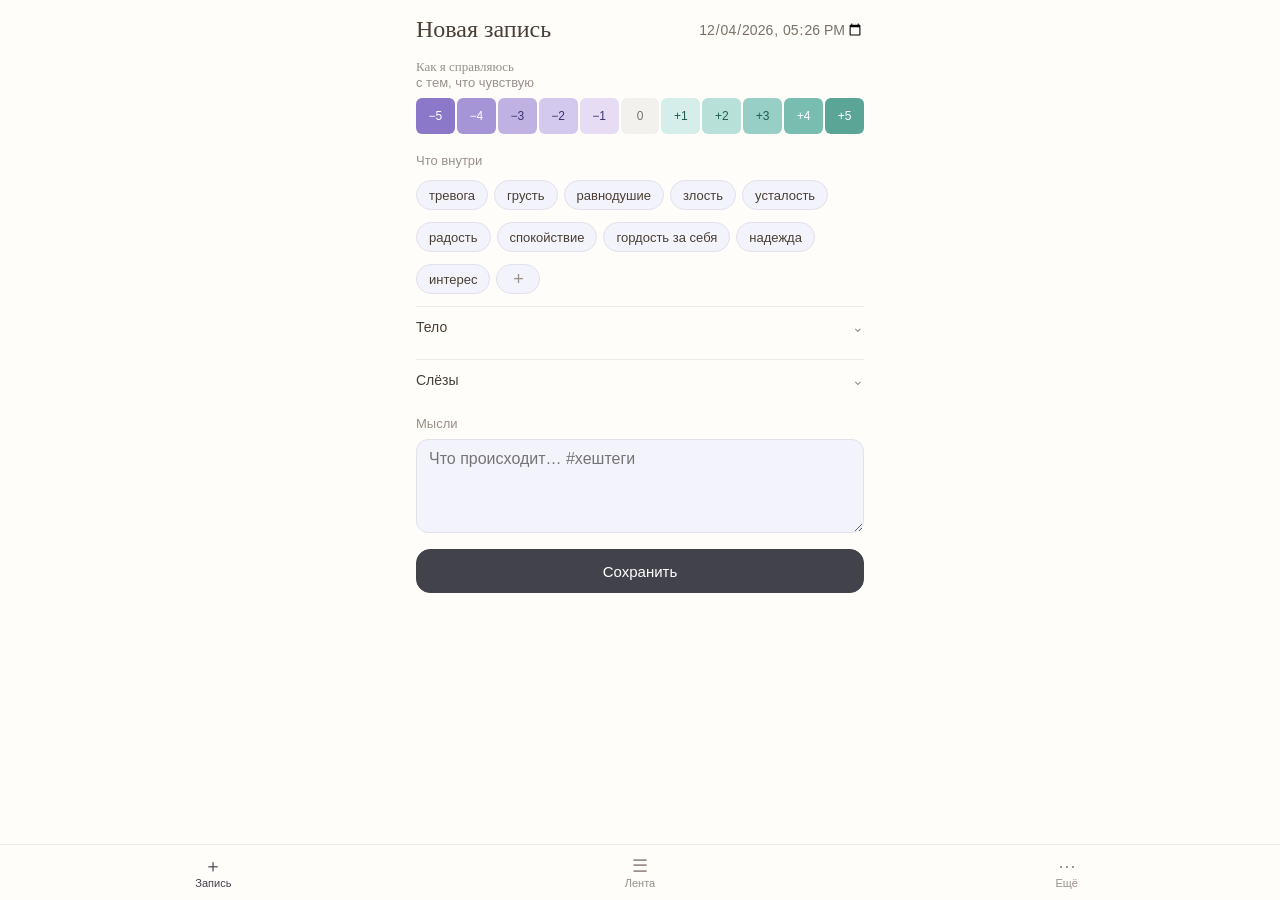
<file: index.html>
<!doctype html>
<html lang="ru">
<head>
  <meta charset="utf-8">
  <meta name="viewport" content="width=device-width, initial-scale=1, viewport-fit=cover">
  <title>Дневник</title>
  <meta name="theme-color" content="#FFFDFA">
  <meta name="apple-mobile-web-app-capable" content="yes">
  <meta name="apple-mobile-web-app-status-bar-style" content="default">
  <meta name="apple-mobile-web-app-title" content="Дневник">
  <link rel="manifest" href="manifest.webmanifest">
  <link rel="icon" type="image/png" href="assets/icons/icon-192.png">
  <link rel="apple-touch-icon" href="assets/icons/apple-touch-icon.png">
  <link rel="stylesheet" href="css/tokens.css">
  <link rel="stylesheet" href="css/base.css">
  <link rel="stylesheet" href="css/components.css">
</head>
<body>
  <main id="app">
    <section id="screen-entry" class="screen"></section>
    <section id="screen-feed" class="screen" hidden></section>
    <section id="screen-more" class="screen" hidden></section>
  </main>
  <nav class="tabbar" aria-label="Разделы">
    <button class="tab" type="button" data-tab="entry" aria-current="page"><span class="tab-icon" aria-hidden="true">＋</span>Запись</button>
    <button class="tab" type="button" data-tab="feed"><span class="tab-icon" aria-hidden="true">☰</span>Лента</button>
    <button class="tab" type="button" data-tab="more"><span class="tab-icon" aria-hidden="true">⋯</span>Ещё</button>
  </nav>
  <div id="toast" class="toast" role="status" aria-live="polite" hidden></div>
  <script type="module" src="js/app.js"></script>
</body>
</html>
</file>
<file: css/tokens.css>
/* Все цвета, размеры и шрифты трекера. Менять внешний вид — только здесь. */
:root {
  /* Основа */
  --color-bg: #FFFDFA;
  --color-field: #F3F3FB;
  --color-field-border: #E2E0EC;
  --color-text: #4A3F35;
  --color-text-soft: #7A7068;
  --color-text-muted: #9A9089;
  --color-line: #EEE9E2;
  --color-card-border: #E4DED6;
  --color-accent: #42424B;
  --color-on-accent: #FFFFFF;
  --color-error: #B3474B;
  --color-star: #E0B84A;

  /* Шкала «Как я справляюсь»: n = минус, p = плюс */
  --scale-n5-bg: #8B78C9; --scale-n5-fg: #FFFFFF;
  --scale-n4-bg: #A595D6; --scale-n4-fg: #FFFFFF;
  --scale-n3-bg: #BFB2E3; --scale-n3-fg: #3E3270;
  --scale-n2-bg: #D3C9EE; --scale-n2-fg: #3E3270;
  --scale-n1-bg: #E6DDF5; --scale-n1-fg: #3E3270;
  --scale-0-bg:  #F3F1EE; --scale-0-fg:  #7A7068;
  --scale-p1-bg: #D5EEEA; --scale-p1-fg: #1F5C51;
  --scale-p2-bg: #B7E0D8; --scale-p2-fg: #1F5C51;
  --scale-p3-bg: #97CFC4; --scale-p3-fg: #1F5C51;
  --scale-p4-bg: #78BDB0; --scale-p4-fg: #FFFFFF;
  --scale-p5-bg: #5BA596; --scale-p5-fg: #FFFFFF;

  /* Эмоции */
  --heavy-bg: #E6DDF5;
  --heavy-fg: #3E3270;
  --heavy-border: #D3C9EE;
  --heavy-strong-bg: #CFC3EE;
  --heavy-strong-border: #8B78C9;
  --light-bg: #D5EEEA;
  --light-fg: #1F5C51;
  --light-border: #B7E0D8;
  --light-strong-bg: #B7E0D8;
  --light-strong-border: #5BA596;

  /* Выбранные «таблетки» тела и слёз (нейтральный графит) */
  --plain-on-bg: #E4E3EA;
  --plain-on-fg: #42424B;
  --plain-on-border: #42424B;

  /* Кнопки свайпа записи */
  --action-edit-bg: var(--heavy-bg);
  --action-edit-fg: var(--heavy-fg);
  --action-delete-bg: #F6E3E4;
  --action-delete-fg: var(--color-error);
  --swipe-circle: 32px;

  /* Итог дня */
  --avg-bg: #DCE9F7;
  --avg-fg: #2F4F73;
  --range-bg: #F6F4F1;
  --range-fg: #4A3F35;
  --mixed-bg: #EDE9F6;
  --mixed-fg: #5B4E8C;

  /* Шрифты: системные, чтобы работало офлайн */
  --font-heading: Georgia, "Times New Roman", serif;
  --font-body: -apple-system, BlinkMacSystemFont, "Helvetica Neue", sans-serif;

  /* Размеры */
  --radius-card: 14px;
  --radius-chip: 15px;
  --radius-button: 14px;
  --radius-scale: 6px;
  --chip-height: 30px;
  --chip-height-small: 24px;
  --sticker-size: 20px;
  --sticker-size-small: 14px;
  --decor-size: 18px;
  --space-1: 4px;
  --space-2: 8px;
  --space-3: 12px;
  --space-4: 16px;
  --space-5: 24px;
  --tabbar-height: 56px;
  --content-width: 480px;
}
</file>
<file: css/base.css>
* { box-sizing: border-box; }

/* Двойное касание не приближает страницу (иначе на iPhone промах мимо «таблетки» = зум).
   Приближение двумя пальцами остаётся. */
html { touch-action: manipulation; }

html, body {
  margin: 0;
  background: var(--color-bg);
  color: var(--color-text);
  font-family: var(--font-body);
  font-size: 16px;
  -webkit-text-size-adjust: 100%;
}

body { padding-bottom: calc(var(--tabbar-height) + env(safe-area-inset-bottom) + var(--space-4)); }

#app {
  max-width: var(--content-width);
  margin: 0 auto;
  padding: calc(var(--space-4) + env(safe-area-inset-top)) var(--space-4) var(--space-4);
}

h1, h2, h3 { font-family: var(--font-heading); font-weight: 400; margin: 0; }
h1 { font-size: 24px; }
h2 { font-size: 18px; }
h3 { font-size: 16px; }
p { margin: 0; }

button {
  font: inherit;
  color: inherit;
  background: none;
  border: 0;
  padding: 0;
  cursor: pointer;
  -webkit-tap-highlight-color: transparent;
}

[hidden] { display: none !important; }

.muted { color: var(--color-text-muted); font-size: 13px; }

.tabbar {
  position: fixed;
  left: 0;
  right: 0;
  bottom: 0;
  z-index: 10;
  display: flex;
  height: calc(var(--tabbar-height) + env(safe-area-inset-bottom));
  padding-bottom: env(safe-area-inset-bottom);
  background: var(--color-bg);
  border-top: 1px solid var(--color-line);
}

.tab {
  flex: 1;
  display: flex;
  flex-direction: column;
  align-items: center;
  justify-content: center;
  gap: 2px;
  font-size: 11px;
  color: var(--color-text-muted);
}

.tab-icon { font-size: 18px; line-height: 1; }
.tab[aria-current="page"] { color: var(--color-accent); }
</file>
<file: css/components.css>
/* Компоненты трекера. Цвета — только через переменные из tokens.css. */

/* ---------- Цвет по шкале: кнопки шкалы, квадраты оценок, мини-полоска ---------- */
.tone[data-v="-5"] { background: var(--scale-n5-bg); color: var(--scale-n5-fg); }
.tone[data-v="-4"] { background: var(--scale-n4-bg); color: var(--scale-n4-fg); }
.tone[data-v="-3"] { background: var(--scale-n3-bg); color: var(--scale-n3-fg); }
.tone[data-v="-2"] { background: var(--scale-n2-bg); color: var(--scale-n2-fg); }
.tone[data-v="-1"] { background: var(--scale-n1-bg); color: var(--scale-n1-fg); }
.tone[data-v="0"]  { background: var(--scale-0-bg);  color: var(--scale-0-fg); }
.tone[data-v="1"]  { background: var(--scale-p1-bg); color: var(--scale-p1-fg); }
.tone[data-v="2"]  { background: var(--scale-p2-bg); color: var(--scale-p2-fg); }
.tone[data-v="3"]  { background: var(--scale-p3-bg); color: var(--scale-p3-fg); }
.tone[data-v="4"]  { background: var(--scale-p4-bg); color: var(--scale-p4-fg); }
.tone[data-v="5"]  { background: var(--scale-p5-bg); color: var(--scale-p5-fg); }
.tone[data-v="none"] { background: transparent; color: var(--color-text-muted); border: 1px dashed var(--color-card-border); }

/* ---------- Заголовки и подписи ---------- */
.label { margin: var(--space-4) 0 0; font-size: 13px; color: var(--color-text-muted); }
.subtitle { font-size: 13px; color: var(--color-text-muted); }
.group-title { margin: var(--space-3) 0 0; font-size: 12px; color: var(--color-text-muted); }
.section { margin-top: var(--space-5); }
.section > h2 { margin-bottom: var(--space-2); }

/* ---------- Шкала ---------- */
.scale { display: flex; gap: 2px; margin: var(--space-2) 0 var(--space-2); }
.scale-btn { flex: 1; height: 36px; border-radius: var(--radius-scale); font-size: 12px; }
.scale-btn.is-selected { outline: 2.5px solid var(--color-accent); outline-offset: -2.5px; font-weight: 600; }

/* ---------- «Таблетки» ---------- */
/* Большой отступ между рядами — запас под котика-наклейку.
   Толщина рамки у всех «таблеток» одна (1px), у сильной рамка «толще» за счёт тени:
   тень не занимает места, поэтому размер не меняется и ничего не прыгает. */
.chips { display: flex; flex-wrap: wrap; gap: 12px 6px; padding-top: 10px; }
.chips + .chips { padding-top: 12px; } /* вторая группа — тот же шаг, что между рядами */
.chip {
  position: relative;
  display: inline-flex;
  align-items: center;
  height: var(--chip-height);
  padding: 0 12px;
  border-radius: var(--radius-chip);
  background: var(--color-field);
  border: 1px solid var(--color-field-border);
  color: var(--color-text);
  font-size: 13px;
  white-space: nowrap;
}
.chip--heavy.is-on { background: var(--heavy-bg); color: var(--heavy-fg); border-color: var(--heavy-border); }
.chip--heavy.is-strong { background: var(--heavy-strong-bg); border-color: var(--heavy-strong-border); box-shadow: inset 0 0 0 0.5px var(--heavy-strong-border); }
.chip--light.is-on { background: var(--light-bg); color: var(--light-fg); border-color: var(--light-border); }
.chip--light.is-strong { background: var(--light-strong-bg); border-color: var(--light-strong-border); box-shadow: inset 0 0 0 0.5px var(--light-strong-border); }
.chip--plain.is-on { background: var(--plain-on-bg); color: var(--plain-on-fg); border-color: var(--plain-on-border); }
.chip--small { height: var(--chip-height-small); padding: 0 9px; font-size: 11px; }
.chip--more { min-width: 44px; justify-content: center; font-size: 18px; color: var(--color-text-muted); }
.sticker { position: absolute; top: -10px; right: -10px; height: var(--sticker-size); width: auto; pointer-events: none; }
.chip--small .sticker { top: -7px; right: -7px; height: var(--sticker-size-small); }

/* ---------- Свёрнутые блоки «Тело» и «Слёзы» ---------- */
.block { border-top: 1px solid var(--color-line); margin-top: var(--space-3); }
.block > summary {
  display: flex;
  align-items: center;
  gap: var(--space-2);
  padding: var(--space-3) 0;
  font-size: 14px;
  list-style: none;
  cursor: pointer;
}
.block > summary::-webkit-details-marker { display: none; }
.block > summary::after { content: '⌄'; margin-left: auto; color: var(--color-text-muted); }
.block[open] > summary::after { content: '⌃'; }
.block > .chips { padding-bottom: var(--space-3); }
.count { font-size: 12px; color: var(--color-text-muted); }

/* ---------- Поля и кнопки ---------- */
.input, .select, .textarea {
  font: inherit;
  font-size: 16px; /* меньше 16px — iPhone приближает экран при вводе */
  color: var(--color-text);
  background: var(--color-field);
  border: 1px solid var(--color-field-border);
  border-radius: 12px;
  padding: 10px 12px;
}
.textarea { display: block; width: 100%; margin-top: var(--space-2); resize: vertical; }
.time-input { font: inherit; font-size: 14px; color: var(--color-text-soft); background: none; border: 0; text-align: right; }
.button {
  display: inline-flex;
  align-items: center;
  justify-content: center;
  gap: 6px;
  min-height: 44px;
  padding: 0 16px;
  border-radius: var(--radius-button);
  border: 1px solid var(--color-accent);
  color: var(--color-accent);
  font-size: 15px;
}
.button--primary { width: 100%; background: var(--color-accent); color: var(--color-on-accent); }
.button--ghost { width: 100%; border-style: dashed; border-color: var(--color-card-border); color: var(--color-text-soft); margin-top: var(--space-3); }
.button--small { min-height: 38px; padding: 0 12px; font-size: 14px; }
.link { padding: 6px; font-size: 13px; color: var(--color-text-soft); text-decoration: underline; }
.icon-btn { width: 32px; height: 32px; border-radius: 8px; border: 1px solid var(--color-field-border); }
.icon-btn:disabled { opacity: 0.3; }
.row { display: flex; flex-wrap: wrap; align-items: center; gap: var(--space-2); margin-top: var(--space-2); }
.error { margin-top: var(--space-2); font-size: 13px; color: var(--color-error); }
.name-form { display: flex; flex-wrap: wrap; align-items: center; gap: 6px; margin-top: var(--space-3); }
.name-form .input { flex: 1 1 160px; min-width: 0; }
.name-form .error { flex-basis: 100%; margin: 0; }
.visually-hidden { position: absolute; width: 1px; height: 1px; overflow: hidden; clip: rect(0 0 0 0); }

/* ---------- Экран записи ---------- */
.entry-head { display: flex; align-items: center; justify-content: space-between; gap: var(--space-2); }
.badge-mixed { display: inline-block; padding: 2px 8px; border-radius: 8px; font-size: 11px; line-height: 16px; background: var(--mixed-bg); color: var(--mixed-fg); }
/* Строка «Что внутри» всегда высотой с метку, поэтому появление метки ничего не сдвигает. */
.label-row { display: flex; align-items: center; justify-content: space-between; gap: var(--space-2); min-height: 20px; margin-top: var(--space-4); }
.label-row .label { margin: 0; }
.save-area { display: flex; flex-direction: column; gap: var(--space-2); margin-top: var(--space-4); }
.full-list { border-top: 1px solid var(--color-line); margin-top: var(--space-3); }

/* ---------- Плашка «Записано» ---------- */
.toast {
  position: fixed;
  left: var(--space-4);
  right: var(--space-4);
  bottom: calc(var(--tabbar-height) + env(safe-area-inset-bottom) + var(--space-3));
  z-index: 20;
  max-width: calc(var(--content-width) - 2 * var(--space-4));
  margin: 0 auto;
  display: flex;
  align-items: center;
  gap: var(--space-2);
  padding: 12px 14px;
  border-radius: var(--radius-card);
  background: var(--color-accent);
  color: var(--color-on-accent);
  font-size: 14px;
}
.toast .decor { height: var(--decor-size); }

/* ---------- Декор ---------- */
.decor { height: var(--decor-size); width: auto; }
.decor--inline { height: var(--decor-size); width: auto; margin-left: 6px; vertical-align: -3px; }
.decor-divider { display: flex; align-items: center; gap: 10px; margin: var(--space-5) 0 var(--space-2); }
.decor-divider::before, .decor-divider::after { content: ''; flex: 1; height: 1px; background: var(--color-card-border); }
.decor-divider .decor { height: 16px; }
.empty-day { padding: var(--space-5) var(--space-2); text-align: center; }
.empty-day .decor { height: 32px; }
.empty-title { margin: var(--space-2) 0 2px; font-family: var(--font-heading); font-size: 16px; }

/* ---------- Плашка «пора сделать копию» (вверху «Ленты») ---------- */
.backup-banner { margin-top: var(--space-3); padding: 12px; border-radius: var(--radius-card); background: var(--range-bg); color: var(--range-fg); }
.backup-banner-msg { display: flex; align-items: center; gap: var(--space-2); font-size: 13px; line-height: 1.45; }
.backup-banner-msg .decor { flex: none; }
.backup-banner .row { margin-top: var(--space-2); }
.backup-last { margin-top: var(--space-2); }

/* ---------- Свайп записи: сзади кружки «Изменить» и «Удалить» ---------- */
/* Линия-разделитель на неподвижной обёртке, а не на карточке: иначе она уезжает вместе с карточкой. */
.swipe { position: relative; overflow: hidden; border-bottom: 1px solid var(--color-line); }
.swipe-actions { position: absolute; top: 0; right: 0; bottom: 0; display: flex; align-items: center; gap: var(--space-1); padding: 0 var(--space-1); }
.swipe-btn { display: flex; flex-direction: column; align-items: center; gap: 3px; width: 60px; padding: 6px 0; font-size: 11px; }
.swipe-circle { display: flex; align-items: center; justify-content: center; width: var(--swipe-circle); height: var(--swipe-circle); border-radius: 50%; }
.swipe-btn--edit { color: var(--action-edit-fg); }
.swipe-btn--edit .swipe-circle { background: var(--action-edit-bg); }
.swipe-btn--delete { color: var(--action-delete-fg); }
.swipe-btn--delete .swipe-circle { background: var(--action-delete-bg); }
/* Карточка лежит поверх кнопок и едет вбок. Свайп это или прокрутка, решает js/ui/swipe.js. */
.swipe .entry-card { position: relative; z-index: 1; border-bottom: 0; background: var(--color-bg); transition: transform 0.2s ease; }
.swipe.is-dragging .entry-card { transition: none; }

/* ---------- Лента ---------- */
.day-title { margin: var(--space-4) 0 var(--space-1); font-family: var(--font-body); font-size: 13px; color: var(--color-text-soft); }
.entry-card { display: flex; gap: 10px; width: 100%; padding: 10px 0; text-align: left; border-bottom: 1px solid var(--color-line); }
.entry-card-body { flex: 1; min-width: 0; display: flex; flex-direction: column; gap: 4px; }
.entry-card-meta { display: flex; align-items: center; gap: 6px; font-size: 12px; color: var(--color-text-muted); }
.entry-card .chips { padding-top: 6px; gap: 10px 4px; }
.entry-card-text {
  font-size: 13px;
  line-height: 1.45;
  display: -webkit-box;
  -webkit-line-clamp: 2;
  -webkit-box-orient: vertical;
  overflow: hidden;
}
.score { flex: none; display: inline-flex; align-items: center; justify-content: center; width: 34px; height: 34px; border-radius: 9px; font-size: 13px; font-weight: 600; }
.score--small { width: 28px; height: 28px; font-size: 12px; }
.day-row {
  display: flex;
  flex-direction: column;
  gap: 4px;
  width: 100%;
  margin-top: var(--space-2);
  padding: 10px 12px;
  text-align: left;
  border: 1px solid var(--color-card-border);
  border-radius: var(--radius-card);
}
.day-row-head { display: flex; align-items: center; justify-content: space-between; width: 100%; font-size: 14px; font-weight: 600; }
.strip { display: flex; gap: 3px; }
.strip-cell { display: block; width: 14px; height: 14px; border-radius: 3px; }
.day-open { margin-top: var(--space-2); padding: 10px 12px; border: 1px solid var(--color-card-border); border-radius: var(--radius-card); }
.day-open-head { text-align: left; }

/* ---------- Итог дня ---------- */
.summary { margin: var(--space-2) 0; padding: 12px; border: 1px solid var(--heavy-border); border-radius: var(--radius-card); }
.summary-title { display: flex; align-items: center; font-family: var(--font-body); font-size: 14px; font-weight: 600; }
.tiles { display: grid; grid-template-columns: 1fr 1fr; gap: 6px; margin-top: var(--space-2); }
.tile { display: flex; flex-direction: column; padding: 8px 10px; border-radius: 10px; }
.tile b { font-size: 16px; }
.tile span { font-size: 11px; }
.tile--avg { background: var(--avg-bg); color: var(--avg-fg); }
.tile--range { background: var(--range-bg); color: var(--range-fg); }
.tile--load { background: var(--heavy-bg); color: var(--heavy-fg); }
.tile--light { background: var(--light-bg); color: var(--light-fg); }
.summary-rows { margin-top: var(--space-2); font-size: 12px; }
.summary-row { display: flex; justify-content: space-between; gap: var(--space-3); padding: 3px 0; }
.summary-row span:first-child { color: var(--color-text-muted); }
.own, .own-form { margin-top: var(--space-2); padding-top: var(--space-2); border-top: 1px solid var(--color-line); }
.own { display: flex; align-items: flex-start; gap: 10px; }
.own-text { flex: 1; font-size: 13px; line-height: 1.45; }

/* ---------- Экран «Ещё» ---------- */
.card-warn { margin-top: var(--space-3); padding: 12px; border-radius: var(--radius-card); background: var(--range-bg); font-size: 13px; }
.dict-row { display: flex; flex-wrap: wrap; align-items: center; gap: 6px; padding: 8px 0; border-bottom: 1px solid var(--color-line); }
.dict-name { flex: 1 1 140px; text-align: left; font-size: 15px; }
.star { font-size: 20px; color: var(--color-text-muted); }
.star.is-on { color: var(--color-star); }
.order { display: inline-flex; gap: 4px; }
</file>
